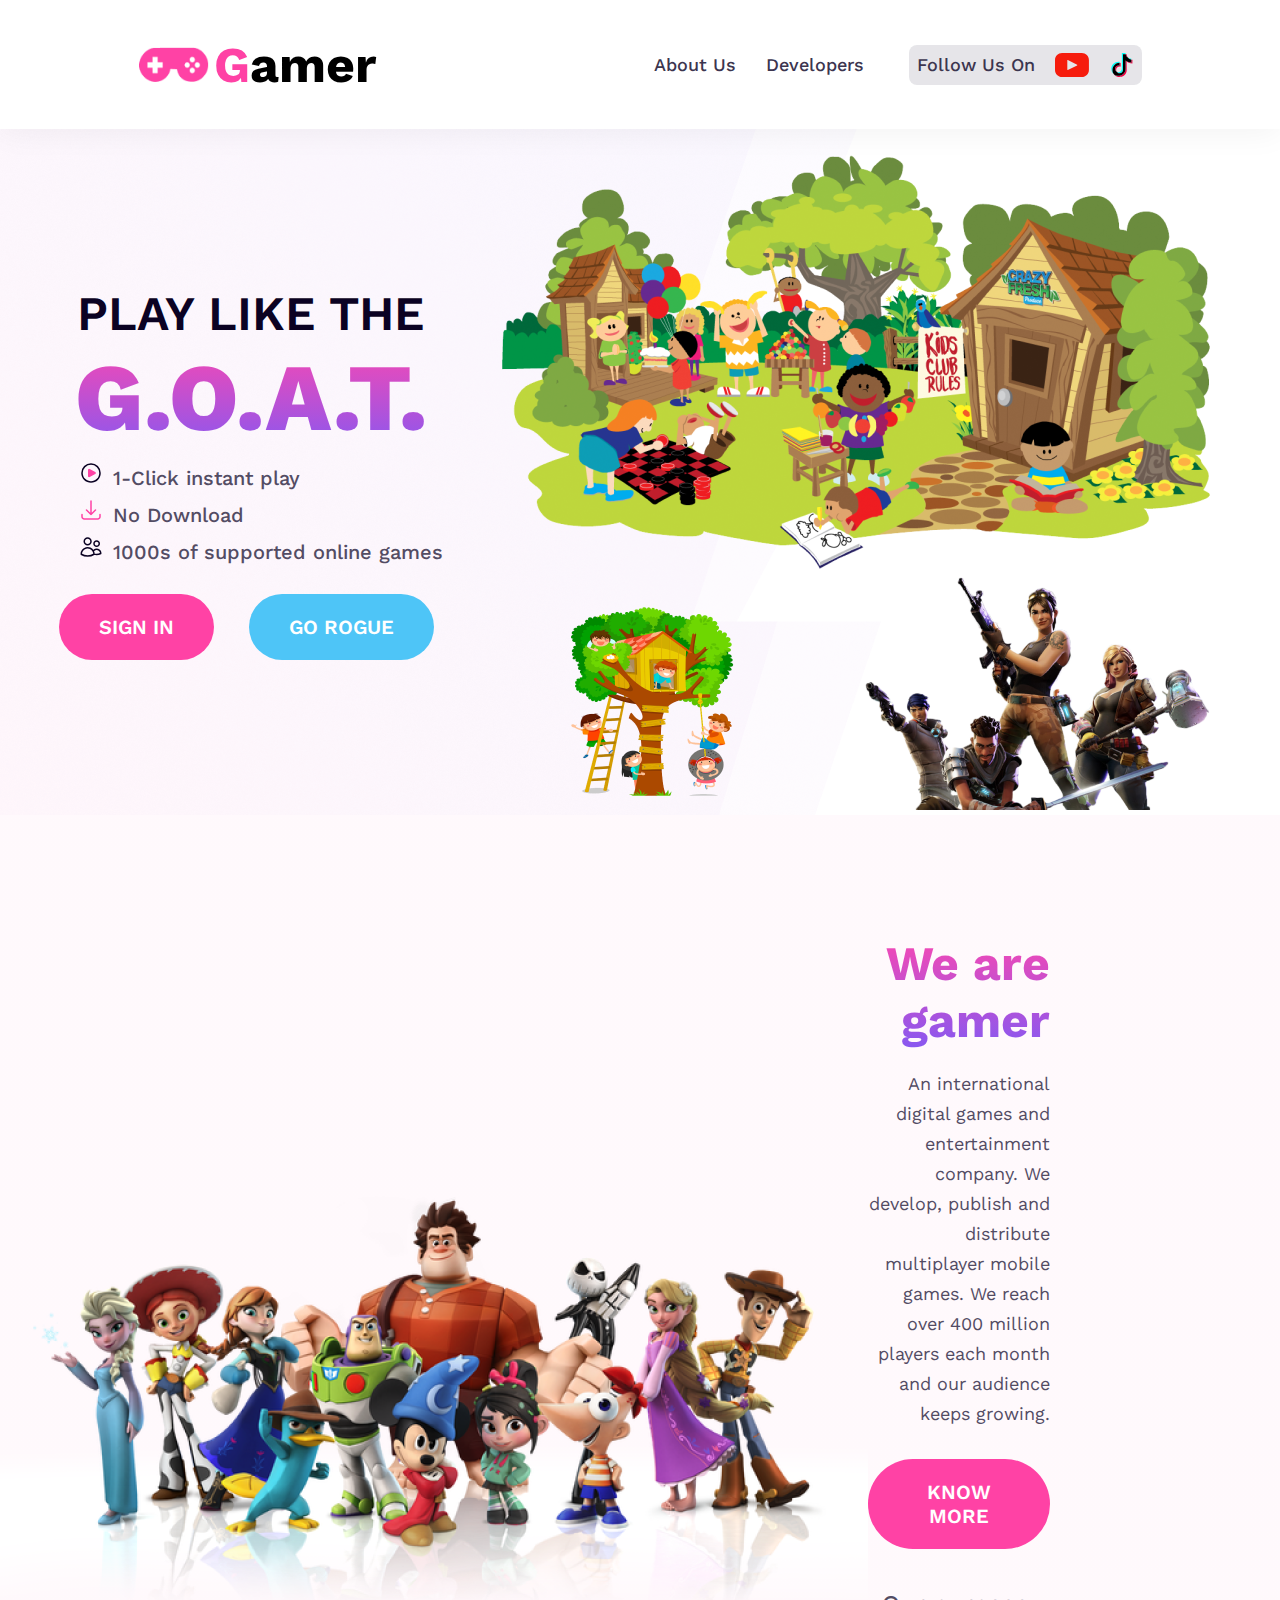
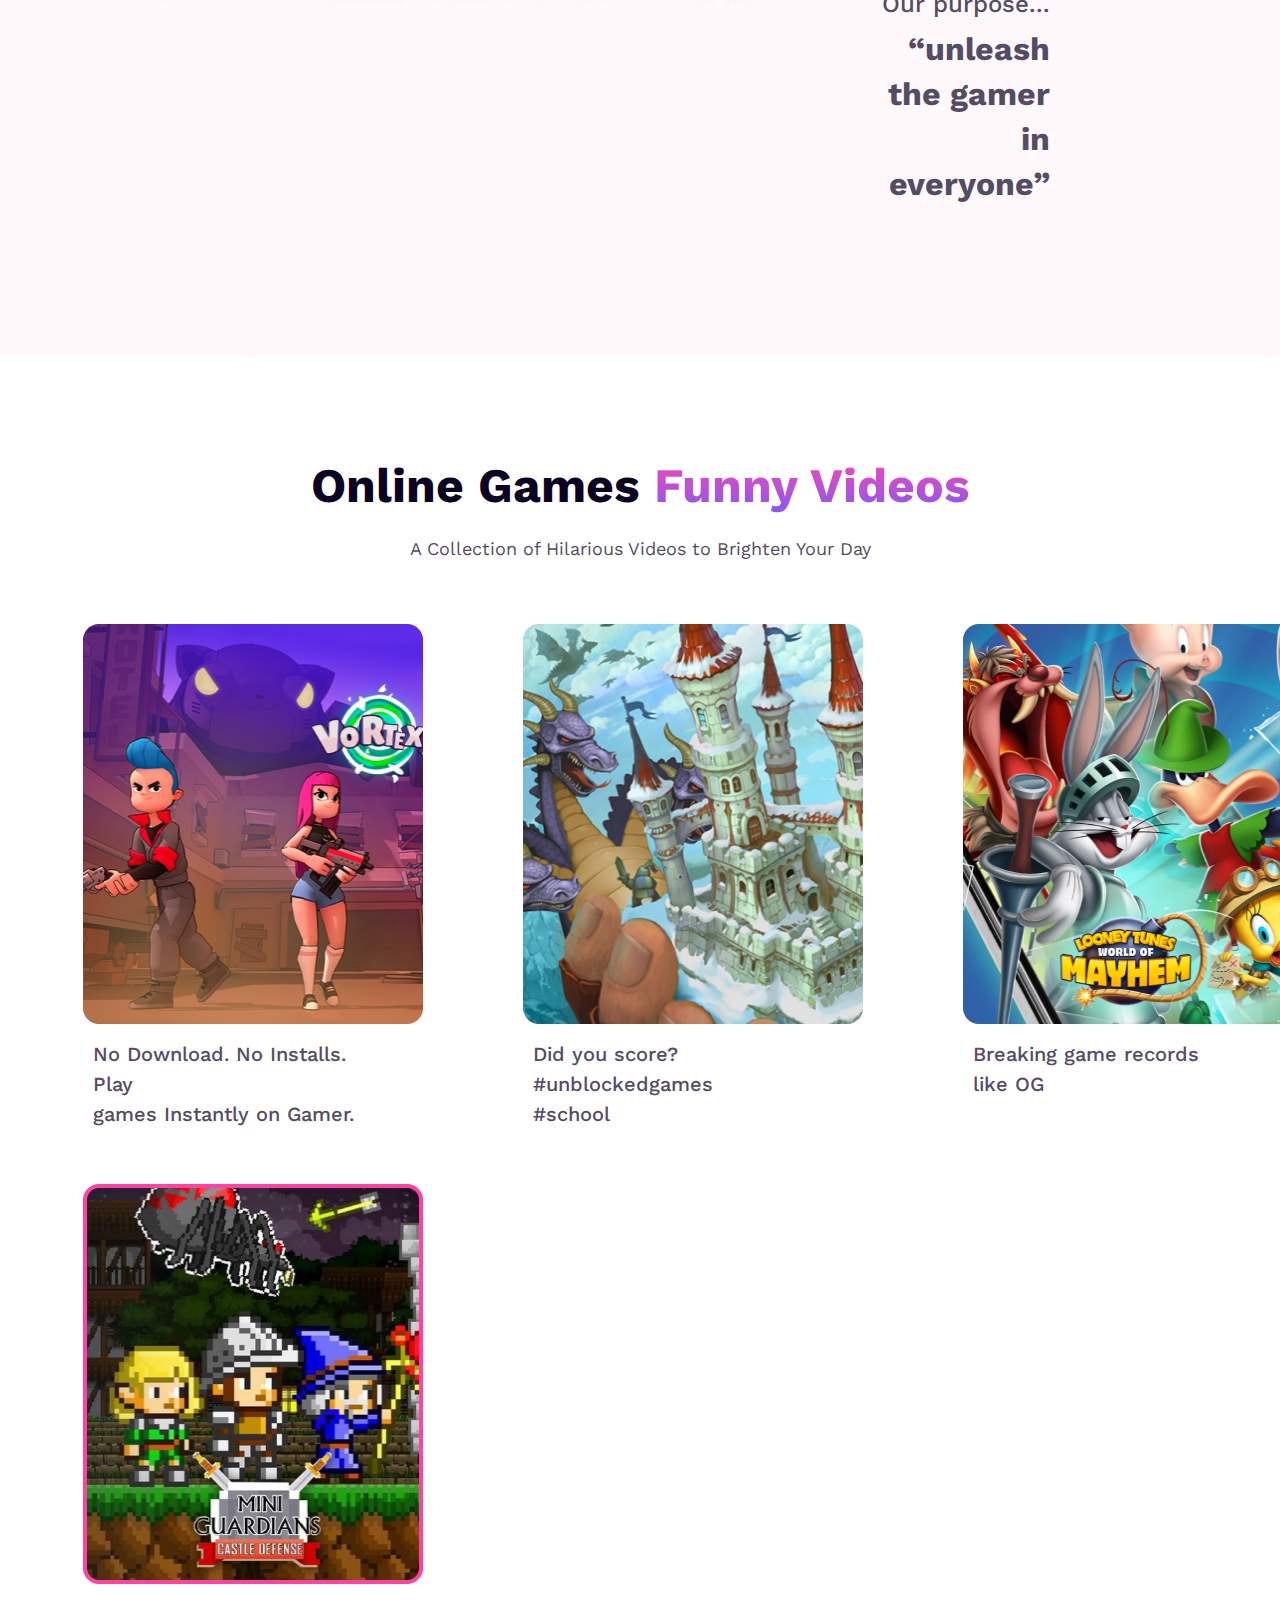
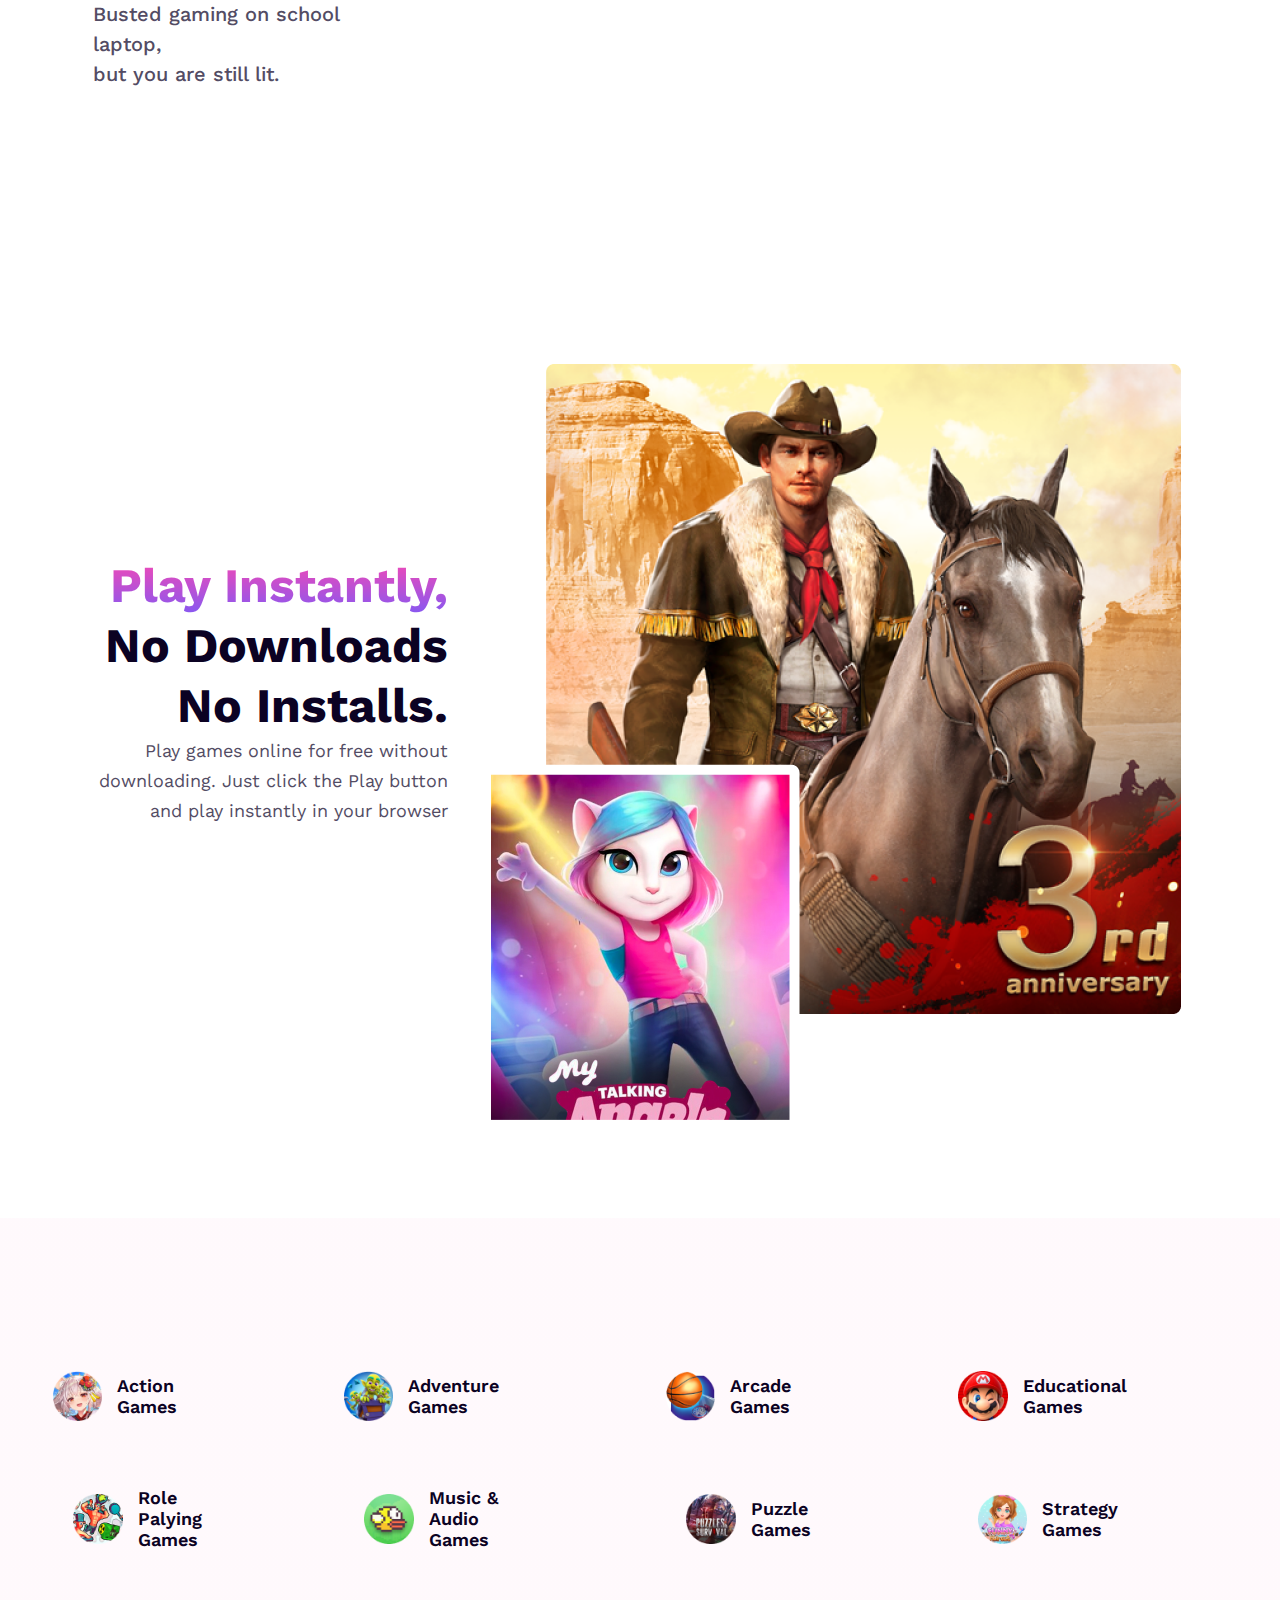
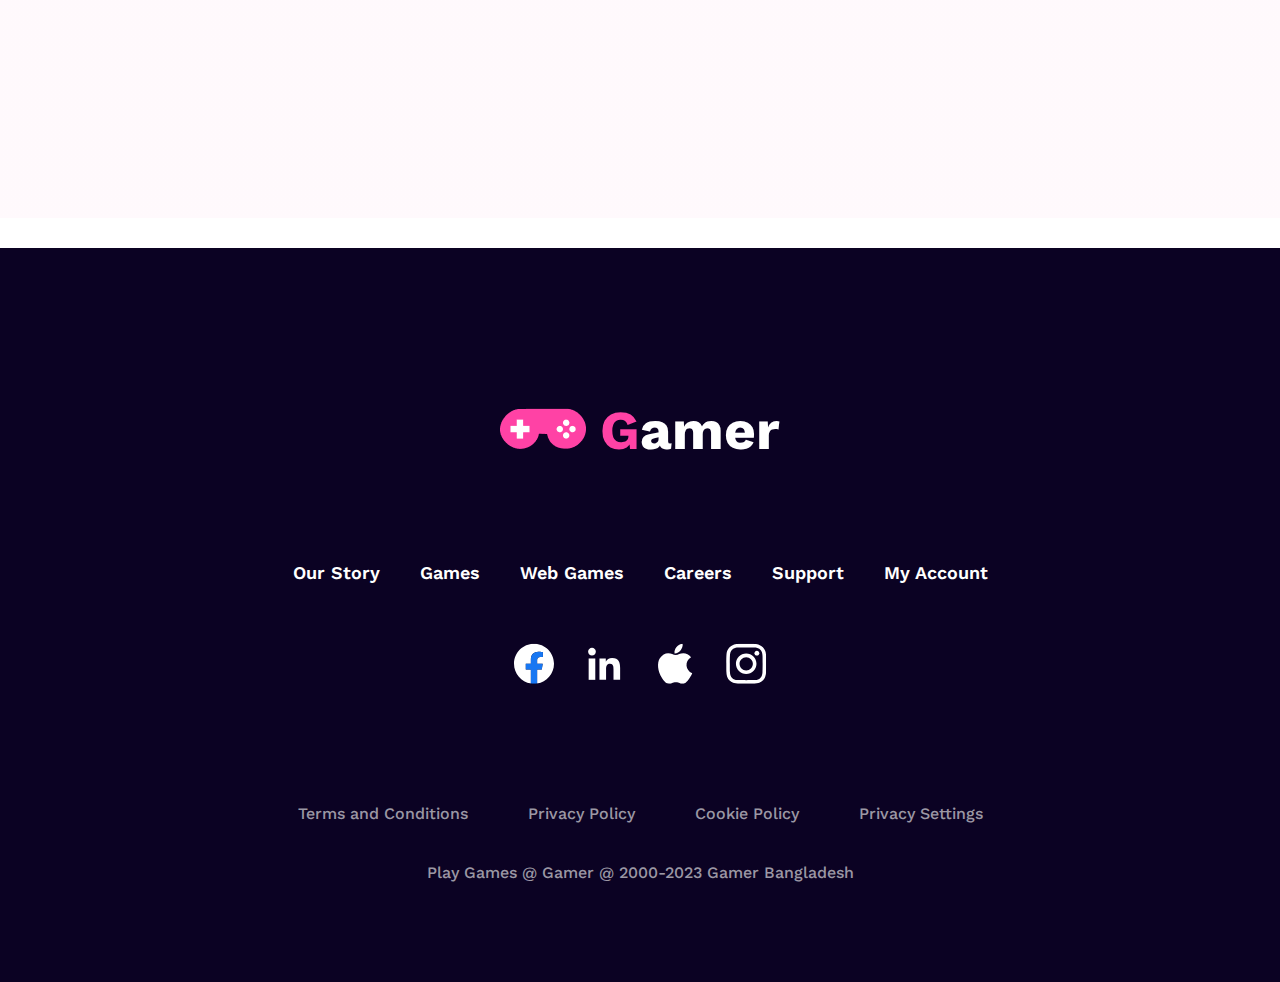
<file: index.html>
<!DOCTYPE html>
<html lang="en">
<head>
    <meta charset="UTF-8">
    <meta name="viewport" content="width=device-width, initial-scale=1.0">
    <link rel="stylesheet" href="style.css">
    <link rel="shortcut icon" href="./images/Frame.png" type="image/x-icon">
    <title>Gamer</title>
</head>
<body>
    <header>
        <section class="nav-container">
            <div class="logo-item"><label class="logo" for=""><img src="./images/Frame.png" alt=""></label>
            <label class="logo-title"><span class="logo-title-item">G</span>amer</label>
            </div>
            <div class="navbar">
                <nav>
                    <ul>
                        <li><a href="#">About Us</a></li>
                        <li><a href="#">Developers</a></li>
                    </ul>
                </nav>
                <div class="navbar-icon">
                    <p class="icon-title">Follow Us On</p>
                    <img src="./icon/Vector.svg" alt="">
                    <img src="./icon/tik-tok 1.svg" alt="">
                </div>
            </div>
        </section>
    </header>
    <main>
        <section class="banner-container">
            <div class="banner-item">
                <h3 class="banner-title">Play Like The</h3>
                <p class="banner">G.O.A.T.</p>
                <p class="banner-description"><img src="./icon/m.svg" alt="">1-Click instant play</p>
                <p class="banner-description"><img src="./icon/d.svg" alt="">No Download</p>
                <p class="banner-description"><img src="./icon/man.svg" alt="">1000s of supported online games</p>
                <div class="btn">
                    <button class="btn-primary">Sign In</button>
                    <button class="btn-secondary">Go Rogue</button>
                </div>
            </div>
            <div class="banner-item image">
                <img src="./images/Group 18.png" alt="">
            </div>
        </section>


        <section class="we-are-gamer-container">
            <div class="we-are-gamer-imges"><img src="./images/pngwing 4.png" alt=""></div>
            <div class=" we-are-gamer-item">
                <p class=" we-are-gamer-title">We are gamer</p>
                <P class="we-are-gamer-description">An international digital games and entertainment company. We develop, publish and distribute multiplayer mobile games. We reach over 400 million players each month and our audience keeps growing.</P>
                <button class="btn-primary">know more</button>
                <p class="we-are-gamer-sub-title"><span class="gamer-sub-title">Our purpose...</span><br>
                    “unleash the gamer in everyone”</p>
            </div>

        </section>

        <section class="banner-videos-container">
            <div class="videos-title">
                <h3 class="title">Online Games <span class="sub-title">Funny Videos</span></h3>
                <p class="description">A Collection of Hilarious Videos to Brighten Your Day</p>
            </div>
        </section>
  
        <section class="videos-container-all">

            <div class="videos-container">
                <div class="videos-item">
                    <img src="./images/Rectangle 4.png" alt="">
                    <p class="videos-description">No Download. No Installs. Play <br>games Instantly on Gamer.</p>
                    <div class="play-button">
                        <h2><img src="./play-button 1.svg" alt=""></h2>
                        <h2 class="watch">Watch Now</h2></div>
                </div>
                <div class="videos-item">
                    <img src="./images/Rectangle 5.png" alt="">
                    <p class="videos-description">Did you score? #unblockedgames<br> #school</p>
                    <div class="play-button">
                        <h2><img src="./play-button 1.svg" alt=""></h2>
                        <h2 class="watch">Watch Now</h2></div>
                </div>
                <div class="videos-item">
                    <img src="./images/Rectangle 6.png" alt="">
                    <p class="videos-description">Breaking game records <br>like OG</p>
                    <div class="play-button">
                        <h2><img src="./play-button 1.svg" alt=""></h2>
                        <h2 class="watch">Watch Now</h2></div>
                </div>
                <div class="videos-item">
                    <img src="./images/Rectangle 7.png" alt="">
                    <p class="videos-description">Busted gaming on school laptop, <br>but you are still lit.</p>
                    <div class="play-button">
                        <h2><img src="./play-button 1.svg" alt=""></h2>
                        <h2 class="watch">Watch Now</h2></div>
                </div>
            </div>


        </section>
 
 
        <section class="banner-downloads-container">
            <div class="downloads-item">
                <h3 class="downloads-title"><span class="sub-title">Play Instantly,</span> <br>No Downloads<br> No Installs.</h3>
                    <p class="downloads-description">Play games online for free without <br>downloading. Just click the Play button<br> and play instantly in your browser </p>
            </div>
            <div class="downloads-images">
                <img src="./images/Rectangle 55.png" alt="">
            </div>
            <div class="downloads-small"><img src="./images/Rectangle 66.png" alt=""></div>
        </section>
  
        <section class="games-container">
            <div class="games-item">
                    <div class="games">
                        <img src="./images/Rectangle 11.png" alt="">
                        <p class="games-title">Action Games</p></div>
                    <div class="games">
                        <img src="./images/Rectangle 12.png" alt="" >
                        <p class="games-title">Adventure Games</p>
                    </div>
                    <div class="games">
                        <img src="./images/Rectangle 13.png" alt="">
                        <p class="games-title">Arcade Games</p></div>
                    <div class="games">
                        <img src="./images/Rectangle 14.png" alt="">
                    <p class="games-title">Educational Games</p>
                    </div>
                    <div class="games">
                        <img src="./images/Rectangle 15.png" alt="">
                    <p class="games-title">Word Games</p>
                    </div>
                    <div class="more-game">
                        <img src="./images/Rectangle 16.png" alt="">
                    <p class="games-title">Role Palying Games</p>
                    </div>
                    <div class="more-game">
                        <img src="./images/Rectangle 17.png" alt="">
                    <p class="games-title">Music & Audio Games</p>
                    </div>
                    <div class="more-game">
                        <img src="./images/Rectangle 18.png" alt="">
                    <p class="games-title">Puzzle Games</p>
                    </div>
                    <div class="more-game">
                        <img src="./images/Rectangle 19.png" alt="">
                    <p class="games-title">Strategy Games</p>
                    </div>
            </div>
        </section>
    </main>

    <footer class="footer-container">
        <section class="footer-logo-img">
            <div><p class="footer-logo"><img src="./images/Frame.png" alt=""></p></div>
            <p class="footer-logo-title"><span class="footer-logo-item">G</span>amer</p>
        </section>


        <section class="useful-links">
            <ul>
                <ol>Our Story</ol>
                <ol>Games</ol>
                <ol>Web Games</ol>
                <ol>Careers</ol>
                <ol>Support</ol>
                <ol>My Account</ol>
            </ul>
        </section>

        <section class="social-media">
            <div class="social-media-icon">
                <img src="./icon/facebook 1.svg" alt="">
                <img src="./icon/linkedin 1.svg" alt="">
                <img src="./icon/apple 1.svg" alt="">
                <img src="./icon/instagram 1.svg" alt="">
            </div>
        </section>

        <section class="terms-conditions">
            <div class="conditions">
                <ul>
                    <ol>Terms and Conditions</ol>
                    <ol>Privacy Policy</ol>
                    <ol>Cookie Policy</ol>
                    <ol>Privacy Settings</ol>
                </ul>
            </div>
            <div class="policy"> <p>Play Games @ Gamer @ 2000-2023 Gamer Bangladesh</p></div>
        </section>
    </footer>
</body>
</html>
</file>
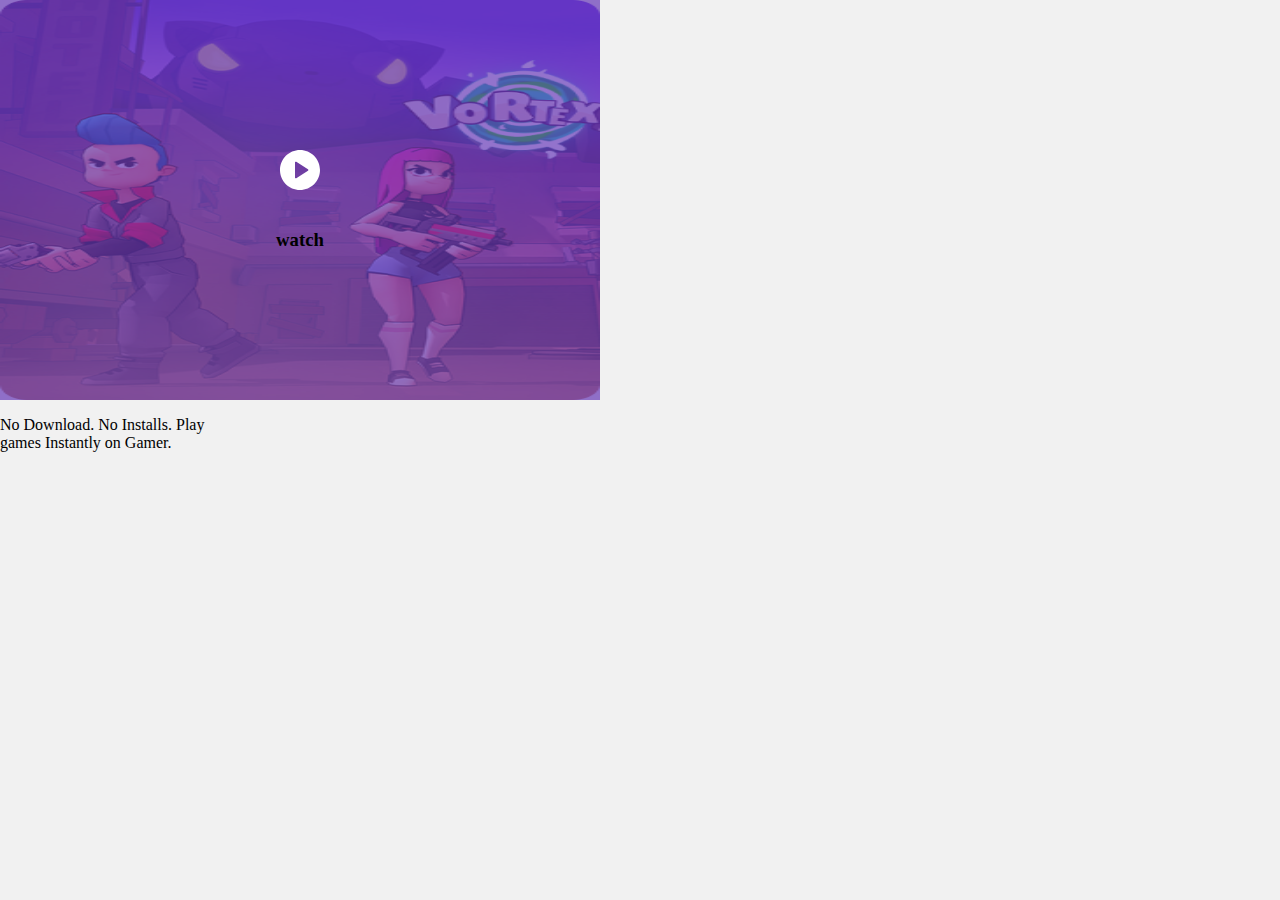
<file: ex.html>
<!DOCTYPE html>
<html lang="en">
<head>
    <meta charset="UTF-8">
    <meta name="viewport" content="width=device-width, initial-scale=1.0">
    <title>Document</title>
</head>

<style>

    body{
        background: #f1f1f1;
        font-family: serif;
        margin: 0;
        padding: 0;
    }
    .post{
        width: 600px;
        height: 400px;
        position: relative;
        cursor: pointer;
    }

    .post:hover .post-s{
        width: 600px;
    }


    .post img {
        width: 600px;
        height: 400px;
        display: block;
    }

    .post-s{
        width: 0px;
        height: 400px;
        background: rgba(103, 58, 183, 0.71);
        position: absolute;
        top: 0;
        display: flex;
        flex-direction: column;
        justify-content: center;
        align-items: center;
        overflow: hidden;
        transform: 0.7s ease;
    }
 
    .post-s img {
        width: 60px;
        height: 40px;
        
    }

.container{
    display: flex;
    justify-content: space-around;
    align-items: center;
}
</style>
<body>

    <div class="post">
        <img src="./images/Rectangle 4.png" alt="">
        <p class="videos-description">No Download. No Installs. Play <br>games Instantly on Gamer.</p>
        <div class="post-s">
            <h2><img src="./play-button 1.svg" alt=""></h2>
            <h3 class="watch">watch</h3>
        </div>
    </div>



    
</body>
</html>
</file>
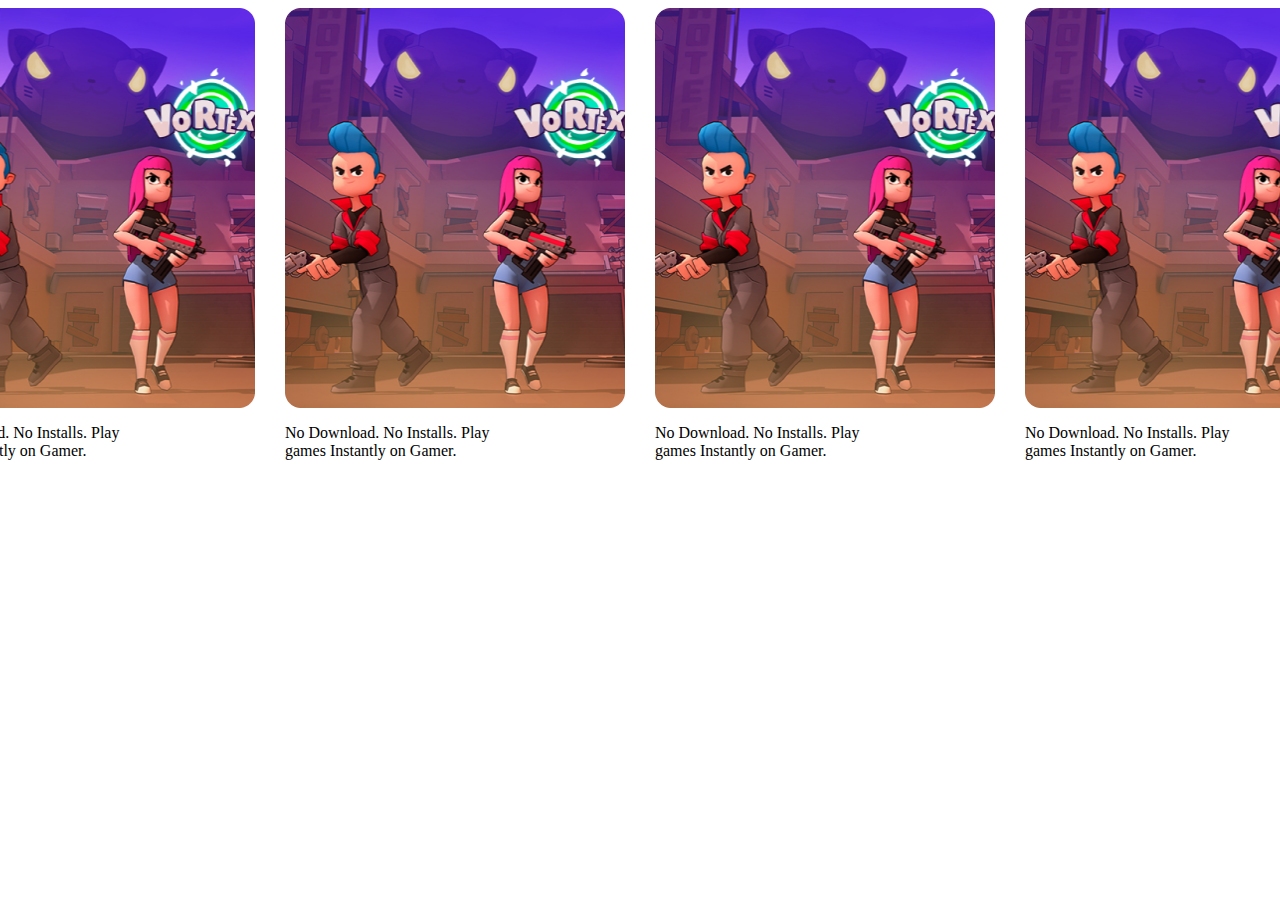
<file: new.html>
<!DOCTYPE html>
<html lang="en">
<head>
    <meta charset="UTF-8">
    <meta name="viewport" content="width=device-width, initial-scale=1.0">
    <title>Document</title>
</head>
<style>

.videos-item{
        width: 300px;
        height: 400px;
        position: relative;
        cursor: pointer;
        margin-right: 40px;
        
    }

    .videos-item:hover .play-button{
        width: 340px;
    }

 .videos-item img {
        width: 340px;
        height: 400px;
        display: block;
        

    }

    .play-button{
        width: 0px;
        height: 400px;
        position: absolute;
        top: 0;
        display: flex;
        flex-direction: column;
        justify-content: center;
        align-items: center;
        overflow: hidden;
        transition: 0.7s ease;
        text-align: center;
        background: rgba(103, 58, 183, 0.71);
        border-radius: 15px;
    }


    .play-button img {
        width: 60px;
        height: 40px;
        border: 2px solid transparent;
        
    }

    .watch{
        color: white;
        margin-top: -10px;
    }


.videos-container{
    display:flex;
    justify-content: center;
    gap: 30px;
}
</style>




<body>

    <div class="videos-container">
        <div class="videos-item">
            <img src="./images/Rectangle 4.png" alt="">
            <p class="videos-description">No Download. No Installs. Play <br>games Instantly on Gamer.</p>
            <div class="play-button">
                <h2><img src="./play-button 1.svg" alt=""></h2>
                <h2 class="watch">Watch Now</h2></div>
        </div>
        <div class="videos-item">
            <img src="./images/Rectangle 4.png" alt="">
            <p class="videos-description">No Download. No Installs. Play <br>games Instantly on Gamer.</p>
            <div class="play-button">
                <h2><img src="./play-button 1.svg" alt=""></h2>
                <h2 class="watch">Watch Now</h2></div>
        </div>
        <div class="videos-item">
            <img src="./images/Rectangle 4.png" alt="">
            <p class="videos-description">No Download. No Installs. Play <br>games Instantly on Gamer.</p>
            <div class="play-button">
                <h2><img src="./play-button 1.svg" alt=""></h2>
                <h2 class="watch">Watch Now</h2></div>
        </div>
        <div class="videos-item">
            <img src="./images/Rectangle 4.png" alt="">
            <p class="videos-description">No Download. No Installs. Play <br>games Instantly on Gamer.</p>
            <div class="play-button">
                <h2><img src="./play-button 1.svg" alt=""></h2>
                <h2 class="watch">Watch Now</h2></div>
        </div>
    </div>
    
</body>
</html>
</file>
<file: style.css>
@import url('https://fonts.googleapis.com/css2?family=Lato:ital,wght@0,100;0,300;0,400;0,700;0,900;1,100;1,300;1,400;1,700;1,900&family=Open+Sans:ital,wght@0,300;0,400;0,500;0,600;0,700;0,800;1,300;1,400;1,500;1,600;1,700;1,800&family=Poppins:ital,wght@0,100;0,200;0,300;0,400;0,500;0,600;0,700;0,800;0,900;1,100;1,200;1,300;1,400;1,500;1,600;1,700;1,800;1,900&family=Work+Sans:ital,wght@0,100;0,200;0,300;0,400;0,500;0,600;0,700;0,800;0,900;1,100;1,200;1,300;1,400;1,500;1,600;1,700;1,800;1,900&display=swap');



*{
    margin: 0;
    padding: 0;
    font-family: 'Work Sans', sans-serif;
}

.nav-container{
    display: flex;
    justify-content: space-around;
    align-items: center;
    padding: 35px 0px 35px;
    background: #FFF;
    box-shadow: 0px 4px 30px 0px rgba(0, 0, 0, 0.05);
}



/* ------logo-title--start------ */
.logo-item{
    align-items: center;
}

.logo img{
    width: 70px;
    height: 35px;
}

.logo-title{
    text-align: center;
    font-size: 50px;
    font-weight: 700;
}

.logo-title-item{
    color: #FF42A5;
}

/* ------end------ */



/* ------navbar--start------ */

.navbar{
    display: flex;
    align-items: center;
    gap: 15px;
}

nav ul{
    display: flex;
    
}

nav ul li{
    list-style-type: none;
    padding-right: 30px;

}

nav a{
    text-decoration: none;
    color: #3C354F;
    text-align: center;
    font-size: 18px;
    font-weight: 500;
    
}

/* ------end------ */

/* ------navbar-icon--start------ */
.navbar-icon{
    display: flex;
    align-items: center;
    padding: 8px;
    border-radius: 8px;
    background: rgba(11, 2, 35, 0.10);
    gap: 20px;
    cursor: pointer;
}

.icon-title{
    color: #3C354F;
    text-align: center;
    font-size: 18px;
    font-weight: 500; 
}

/* ------end------ */

/* ------banner-container----start */

.banner-container{
    display: flex;
    justify-content: space-evenly;
    align-items: center;
    background-image: url('./images/Group\ 14.png');
    background-repeat: no-repeat;

}

.banner-item{
    align-items: center;
    

}

.banner-title{
    color: #0B0223;
    text-align: center;
    font-size: 48px;
    font-weight: 600;
    text-transform: uppercase;

}

.banner{
    text-align: center;
    font-size: 95px;
    font-weight: 800;
    background: linear-gradient(180deg, #F948B2 0%, #8758F1 100%);
    background-clip: text;
    -webkit-background-clip: text;
    -webkit-text-fill-color: transparent;
 
}

.banner-description{
        color: #534C64;
      
        margin-top: 8px;
        font-size: 20px;
        font-weight: 500;
}

.banner-description img{
    width: 24px;
    height: 24px;
    margin-right: 10px;
    margin-left: 20px;
}

.btn{
    margin-top: 30px;
    
}

.btn-primary {
    color: #FFF;
    font-size: 20px;
    font-weight: 600;
    text-transform: uppercase;
    padding: 21px 40px;
    border-radius: 48px;
    background:#FF42A5;
    border: none;
    cursor: pointer;

}

.btn-secondary{
    color: #FFF;
    font-size: 20px;
    font-weight: 600;
    text-transform: uppercase;
    border-radius: 48px;
    background: #4EC5F7;
    padding: 21px 40px;
    border: none;
    margin-left: 30px;
    cursor: pointer;
}

.banner-item image{
    width: 100%;
    height: 90%;
}

/* ------end------ */

.we-are-gamer-container{
    display: flex;
    padding-top: 120px;
    padding-bottom: 120px;
    justify-content: space-evenly;
    align-items: center;
    background: linear-gradient(90deg, rgba(255, 66, 165, 0.03) 0%, rgba(255, 66, 165, 0.03) 100%);
}

.we-are-gamer-item{
    margin-right: 230px;
    text-align: right;
}

.we-are-gamer-title{
    margin-bottom: 20px;
    font-size: 48px;
    font-weight: 700;
    background: linear-gradient(180deg, #F948B2 0%, #8758F1 100%);
    background-clip: text;
    -webkit-background-clip: text;
    -webkit-text-fill-color: transparent;

}

.we-are-gamer-description{
    color: #534C64;
    font-size: 18px;
    font-weight: 400;
    line-height: 30px;
    margin-bottom: 30px;

}


.gamer-sub-title{
    color: #534C64;
    text-align: right;
    font-size: 24px;
    font-weight: 500;
    line-height: 45px;

}


.we-are-gamer-sub-title{
        color: #534C64;
        font-size: 32px;
        font-weight: 700;
        line-height: 45px;
        margin-bottom: 30px;
        margin-top: 30px;
 }

 /* videos-container */


 .videos-item{
    width: 300px;
    height: 400px;
    position: relative;
    cursor: pointer;
    margin-right: 40px;
    
}

.videos-item:hover .play-button{
    width: 340px;
}

.videos-item img {
    width: 340px;
    height: 400px;
    display: block;
}

.play-button{
    width: 0px;
    height: 400px;
    position: absolute;
    top: 0;
    display: flex;
    flex-direction: column;
    justify-content: center;
    align-items: center;
    overflow: hidden;
    transition: 0.7s ease;
    text-align: center;
    background: rgba(103, 58, 183, 0.54);
    border-radius: 15px;
}


.play-button img {
    width: 60px;
    height: 40px;
    border: 2px solid transparent;
    
}

.watch{
    color: white;
    margin-top: 10px;
}


.videos-container{
display:flex;
justify-content: center;
gap: 30px;
}



/* videos-container */



.banner-videos-container{
    display: flex;
    justify-content: center;
    margin-top: 100px;
    margin-bottom: 40px;
}

.title{
    color: #0B0223;
    text-align: right;
    font-size: 48px;
    font-weight: 700;
}

.sub-title{
    background: linear-gradient(180deg, #F948B2 0%, #8758F1 100%);
    background-clip: text;
    -webkit-background-clip: text;
    -webkit-text-fill-color: transparent;
    font-size: 48px;
    font-weight: 700;

}

.description{
    color: #534C64;
    text-align: center;
    font-size: 18px;
    font-weight: 400;
    line-height: 30px;
    margin-top: 20px;
}

.videos-description{
    color: #534C64;
    font-size: 20px;
    font-weight: 500;
    line-height: 30px; 
    /* text-align: center; */
    margin-top: 15px;
    margin-left: 10px;
}

.banner-downloads-container{
    display: flex;
    justify-content: space-evenly;
    align-items: center;
    margin-top: 300px;
    margin-bottom: 200px;
    position: relative;

}

.downloads-title{
        text-align: right;
        font-size: 48px;
        font-weight: 700;
        line-height: 60px;
        color: #0B0223;
}

.downloads-description{
    color: #534C64;
    text-align: right;
    font-size: 18px;
    font-weight: 400;
    line-height: 30px;
}

.downloads-small{
    position: absolute;
    z-index: 1;
    top: 400px;
}

.games-container{
height: 50vh;
padding-top: 150px;
align-items: center;
background: linear-gradient(90deg, rgba(255, 66, 165, 0.03) 0%, rgba(255, 66, 165, 0.03) 100%);
}

.games-item{
    display: grid;
    grid-template-columns: repeat(5, 1fr );
   
    gap: 60px; 
}

.games-title{
color: #0B0223;
font-size: 18px;
font-weight: 600;
margin-left: 15px;

}

.games{
    display: flex;
    justify-content:center;
    margin: 0px 40px 0px 40px;
    padding: 0px 10px 0px 10px;
    align-items: center;
    border: 3px solid transparent;
    transition: all 1s;
}

.games img{
    width: 50px;
    height: 50px;
}
.more-game img{
    width: 50px;
    height: 50px;
}

.more-game{
    display: flex;
    justify-content:center;
    align-items: center;
    margin: 0px 0px 0px 60px;
    padding: 0px 10px 0px 10px;
    border: 3px solid transparent;
    transition: all 1s;
    
}

.more-game:hover{
    border: 3px solid #F948B2;
    border-radius: 35px;
    background: var(--linear, linear-gradient(90deg, #FF42A5 0%, #FF42A5 100%));
    background-clip: text;
    -webkit-background-clip: text;
    -webkit-text-fill-color: transparent;
}

.games:hover{
    
    border: 3px solid #F948B2;
    border-radius: 35px;
    background: var(--linear, linear-gradient(90deg, #FF42A5 0%, #FF42A5 100%));
    background-clip: text;
    -webkit-background-clip: text;
    -webkit-text-fill-color: transparent;
}

.footer-container{
    background: #0B0223;
    margin-top: 30px;
    
}

.footer-logo-img{
    display: flex;
    justify-content:center;
    align-items: center;
    padding-top: 150px;
    padding-bottom: 100px;
    
}

.footer-logo{
    width: 80px;
    height: 45px;
    margin-right: 20px;
}
.footer-logo-title{
    color:#FFF;
    text-align: center;
    font-size: 55px;
    font-weight: 710;
    
}

.footer-logo-item{
    text-align: center;
    font-size: 55px;
    font-weight: 710;
    background: linear-gradient(90deg, #FF42A5 0%, #FF42A5 100%);
    background-clip: text;
    -webkit-background-clip: text;
    -webkit-text-fill-color: transparent;
}

.useful-links ul{
    justify-content: center;
    display: flex;
    align-items: center;
    gap: 40px;
    color: #FFF;
    text-align: center;
    font-size: 18px;
    font-weight: 600;
    cursor: pointer;

}

.social-media-icon{
    display: flex;
    justify-content: center;
    align-items: center;
    gap: 30px;
    margin: 60px;
    cursor: pointer;
}

.conditions ul{
    display: flex;
    justify-content: center;
    align-items: center;
    gap: 60px;
    color: rgba(255, 255, 255, 0.60);
    text-align: center;
    font-size: 16px;
    font-weight: 500;
    margin-top: 120px;
    cursor: pointer;
}


.policy{
    display: flex;
    justify-content: center;
    align-items: center;
    color: rgba(255, 255, 255, 0.60);
    text-align: center;
    font-size: 16px;
    font-weight: 500;
    margin-top: 40px;
    padding-bottom: 100px;
    cursor: pointer;

}


@media screen and (max-width: 576px){
    .nav-container, .navbar, ul{
        flex-direction: column;
        gap: 40px;
    }
.banner-container{
    flex-direction: column;
    gap: 100px;
}

img{
    width: 100%;
}

.banner-title{
    padding-top: 30px;
    font-size: 40px;
    font-weight: 600;
}

.banner{
    padding-top: 40px;
    padding-bottom: 40px;
    font-size: 90px;
    font-weight: 700;
}

.btn-primary{
    font-size: 17px;
    font-weight: 500;
    padding: 19px 35px;
}

.btn-secondary{
    font-size: 17px;
    font-weight: 500;
    padding: 19px 35px;
}

.we-are-gamer-container{
    flex-direction: column-reverse;
}

.we-are-gamer-item {
    margin-right: 0px;
    text-align: center;
}

.videos-container{
    flex-direction: column;
    align-items: center;
    gap: 100px;
    
}

.banner-videos-container{
    flex-direction: column;
}

.title{
    text-align: center;
    font-size: 45px;
    font-weight: 680;
}

.description{
    font-size: 18px;
    font-weight: 380;
    line-height: 28px;
    margin-top: 20px;
}


.videos-description{
    font-size: 18px;
    font-weight: 500;
    line-height: 28px;
    margin: 15px 0px 25px 10px;
}

.banner-downloads-container{
    flex-direction: column;
    margin-top: 180px;
    margin-bottom: 150px;
}

.downloads-title{
    text-align: center;
    font-size: 45px;
    font-weight: 680;
}


.downloads-description{
    text-align: center;
    font-size: 18px;
    font-weight: 380;
    line-height: 28px;
    margin-top: 30px;
    margin-bottom: 80px;
}


.downloads-small img{
    position: absolute;
    z-index: 1;
    top: 300px;
    right: 30px;
    width: 180px;
}

.games-container{
    padding-top: 60px;
    padding-bottom: 30px;
    height: 40vh;
}

.games-item{
    display: grid;
    grid-template-columns: repeat(3, 1fr );
    align-items: center;
    padding: 10px 10px 100px 10px;
   
    gap: 2px;
}

.games{
    margin: 0px;
    padding: 0px;
}
.more-game{
    margin: 0px;
    padding: 0px;
}

.games > img{
    width: 40px;
    height: 40px;

}

.more-game > img{
    width: 40px;
    height: 40px;
}

.games-title{
    font-size: 15px;
    font-weight: 400;
    margin-left: 12px;
}

.useful-links ul {
    display: grid;
    grid-template-columns:repeat(3, 1fr);
    gap: 20px;
    padding: 10px;
}

.conditions ul{
    display: grid;
    grid-template-columns: repeat(2, 1fr);
    padding: 20px;
    gap: 20px;
    margin-top: 90px;
    ont-weight: 400;
}

.policy{
    padding-bottom: 100px;

}

}
/* =========== */

@media screen and (min-width: 576px) and (max-width: 768px){
.nav-container, .navbar, ul{ flex-direction: column; gap: 40px;}
.banner-container{ flex-direction: column;}
.we-are-gamer-container{ flex-direction: column-reverse;}
.we-are-gamer-item { margin-right: 30px; text-align: center;}

.videos-container{
    display: grid;
    grid-template-columns: repeat(2, 1fr);
    margin-left: 50px;
    gap: 100px;
}

.footer-container{
    background: #0B0223;

    margin-top: 30px;
    margin-left: 45px;
    border-radius: 10px;
}
    
.useful-links ul{
    display: grid;
    grid-template-columns: repeat(3, 1fr);
    padding-bottom: 20px;
    gap: 20px;
}

.videos-item{ margin-top: 30px; margin-bottom: 50px; }
.banner-downloads-container{ flex-direction: column; margin: 180px 0px 150px 45px;}
.downloads-small { position: absolute; z-index: 1; top: 680px; left: 2px;}
.downloads-description{ margin-bottom: 40px; margin-top: 20px;}
.games-item { display: grid; grid-template-columns: repeat(3, 1fr ); gap: 10px; }

.games-container {
    padding-top: 50px;
    background: linear-gradient(90deg, rgba(255, 66, 165, 0.03) 0%, rgba(255, 66, 165, 0.03) 100%);
    background-size: cover;
    /* padding-right: 25px; */
    margin-left: 25px;
}

.games-title {
    color: #0B0223;
    font-size: 18px;
    font-weight: 400;
    margin-left: 15px;
}

.conditions ul {
    display: block;
    justify-content: center;
    align-items: center;
    gap: 60px;
    color: rgba(255, 255, 255, 0.60);
    text-align: center;
    font-size: 16px;
    font-weight: 500;
    /* margin-top: 120px; */
    cursor: pointer;
}

.conditions ol{
    margin: 10px;
}

}

    

@media screen and (min-width: 769px) and (max-width: 1024px){

.banner-container{ flex-direction: column;}
.we-are-gamer-container{ flex-direction: column-reverse;}
.we-are-gamer-item { margin-right: 30px; text-align: center;}

.videos-container{ display: grid; grid-template-columns: repeat(2, 1fr); align-items: center; margin-left: 105px; gap: 100px; padding: 20px 0px 20px 0px; }

.videos-item{ margin-top: 30px; margin-bottom: 50px; }
.banner-downloads-container{ flex-direction: column; margin: 180px 0px 150px 45px;}
.downloads-small { position: absolute; z-index: 1; top: 680px; left: 2px;}
.downloads-description{ margin-bottom: 40px; margin-top: 20px;}

.games-item { display: grid; grid-template-columns: repeat(3, 1fr ); gap: 20px; }




}



@media screen and (min-width: 1025px) and (max-width: 1440px){

    .videos-container{ display: grid; 
        grid-template-columns: repeat(3, 1fr); 
        align-items: center; 
        margin-left: 105px; 
        gap: 100px; 
        margin-bottom: 30px;
        padding: 20px 0px 20px 0px; }


        .videos-description {
            color: #534C64;
            font-size: 20px;
            font-weight: 500;
            line-height: 30px;
            /* text-align: center; */
            margin-top: 15px;
            margin-left: 10px;
        }

        .videos-item {
            margin-bottom: 60px;
        }



}
</file>
